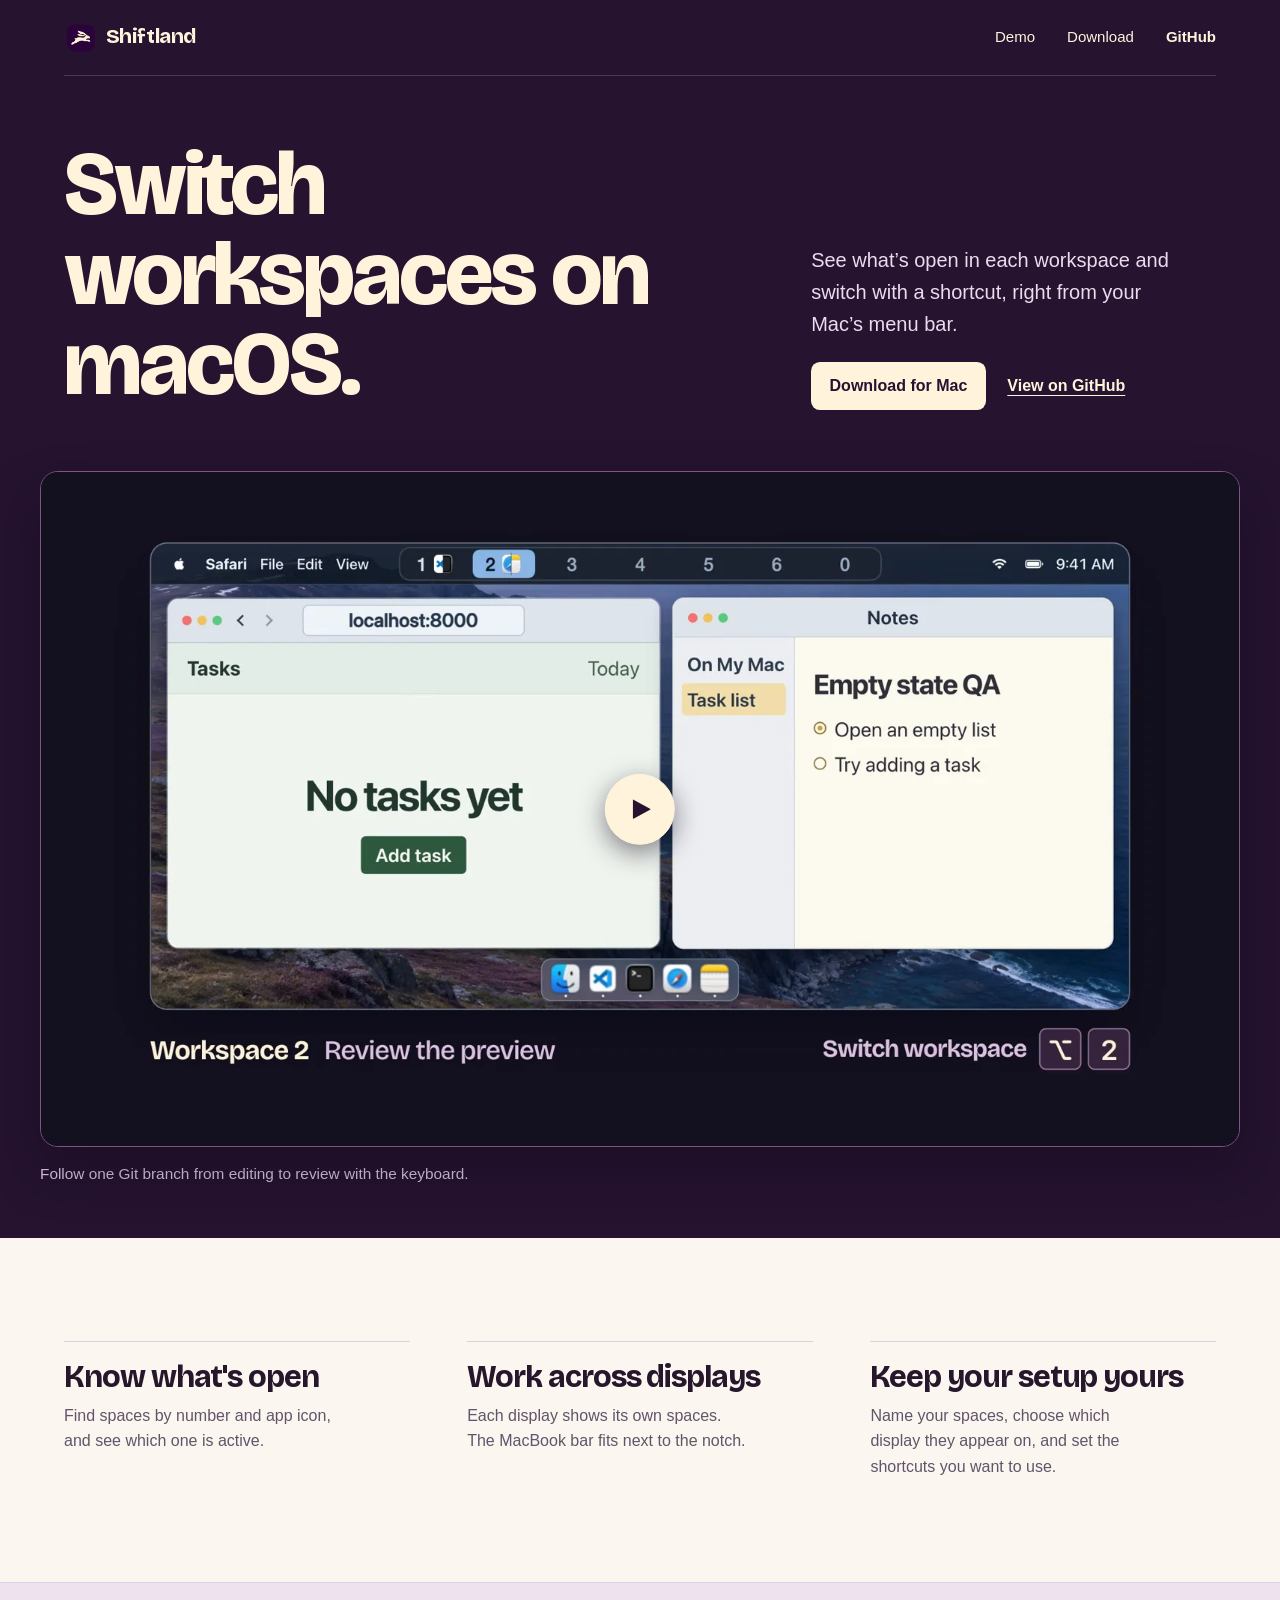
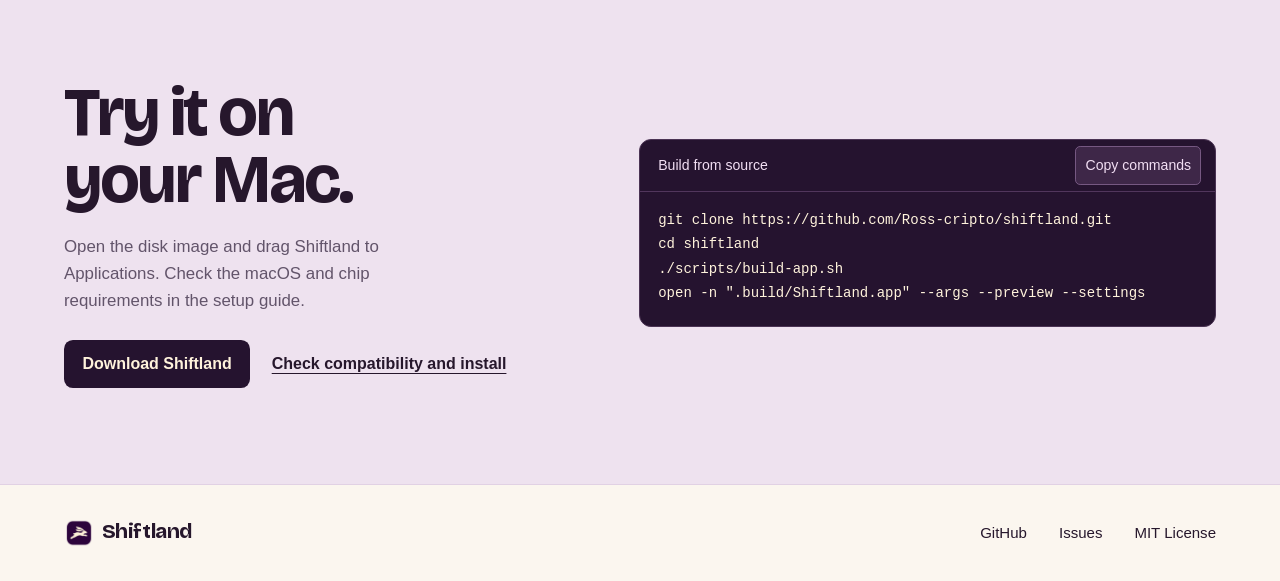
<file: web/index.html>
<!doctype html>
<html lang="en">
<head>
  <meta charset="utf-8">
  <meta name="viewport" content="width=device-width, initial-scale=1">
  <title>Shiftland — Workspace Switcher for macOS</title>
  <meta name="description" content="See what’s open in each workspace, switch with a shortcut, and organize spaces across your displays.">
  <meta name="theme-color" content="#25132f">
  <meta property="og:type" content="website">
  <meta property="og:title" content="Shiftland for macOS">
  <meta property="og:description" content="See what’s open in each workspace and switch with a shortcut, right from your Mac’s menu bar.">
  <meta property="og:image" content="https://ross-cripto.github.io/shiftland/assets/shiftland.webp">
  <link rel="canonical" href="https://ross-cripto.github.io/shiftland/">
  <link rel="icon" href="assets/favicon-16.png" type="image/png" sizes="16x16">
  <link rel="icon" href="assets/favicon.png" type="image/png" sizes="64x64">
  <link rel="preload" href="assets/bricolage-grotesque.woff2" as="font" type="font/woff2" crossorigin>
  <link rel="stylesheet" href="site.css">
  <script defer src="site.js"></script>
</head>
<body>
  <a href="#main" class="skip">Skip to content</a>
  <header class="masthead" id="top">
    <div class="shell site-header">
      <a class="wordmark" href="#top">
        <img src="assets/favicon.png" width="34" height="34" alt="">
        Shiftland
      </a>
      <nav aria-label="Main navigation">
        <a href="#preview">Demo</a>
        <a href="#download">Download</a>
        <a href="https://github.com/Ross-cripto/shiftland" class="nav-repo">GitHub</a>
      </nav>
    </div>
  </header>
  <main id="main" tabindex="-1">
    <div class="masthead introduction">
      <section class="shell hero" aria-labelledby="hero-title">
        <h1 id="hero-title">Switch workspaces on macOS.</h1>
        <div class="hero-copy">
          <p>See what’s open in each workspace and switch with a shortcut, right from your Mac’s menu bar.</p>
          <div class="hero-actions">
            <a class="action" href="https://github.com/Ross-cripto/shiftland/releases/latest/download/Shiftland.dmg">Download for Mac</a>
            <a class="text-link" href="https://github.com/Ross-cripto/shiftland">View on GitHub</a>
          </div>
        </div>
      </section>
      <figure class="demo media-shell" id="preview">
        <div class="demo-player">
          <video id="workspace-demo" controls playsinline preload="none" width="1920" height="1080"
            poster="assets/workspace-demo.webp" aria-label="One branch across three Shiftland workspaces" aria-describedby="demo-caption">
            <source src="assets/workspace-demo.mp4" type="video/mp4">
            <a href="assets/workspace-demo.mp4">Open the workspace demo</a>
          </video>
          <button class="demo-play" type="button" aria-label="Play workspace demo" aria-controls="workspace-demo" hidden></button>
        </div>
        <figcaption id="demo-caption">
          Follow one Git branch from editing to review with the keyboard.
          <span class="sr-only">Option 2 opens workspace 2. Option Shift 0 moves the browser to workspace 0. Option 0 opens that workspace. Option 1 returns to the editor.</span>
        </figcaption>
      </figure>
    </div>

    <section class="shell details" aria-label="Features">
      <article>
        <h3>Know what's open</h3>
        <p>Find spaces by number and app icon, and see which one is active.</p>
      </article>
      <article>
        <h3>Work across displays</h3>
        <p>Each display shows its own spaces. The MacBook bar fits next to the notch.</p>
      </article>
      <article>
        <h3>Keep your setup yours</h3>
        <p>Name your spaces, choose which display they appear on, and set the shortcuts you want to use.</p>
      </article>
    </section>

    <section class="build-section" id="download" aria-labelledby="build-title">
      <div class="shell build-grid">
        <div class="build-copy">
          <h2 id="build-title">Try it on your Mac.</h2>
          <p>Open the disk image and drag Shiftland to Applications. Check the macOS and chip requirements in the setup guide.</p>
          <div class="build-actions">
            <a class="action" href="https://github.com/Ross-cripto/shiftland/releases/latest/download/Shiftland.dmg">Download Shiftland</a>
            <a class="text-link" href="install/">Check compatibility and install</a>
          </div>
        </div>
        <div class="terminal">
          <div class="terminal-top"><span>Build from source</span><button type="button" class="copy" hidden>Copy commands</button></div>
          <pre><code id="install-commands">git clone https://github.com/Ross-cripto/shiftland.git
cd shiftland
./scripts/build-app.sh
open -n ".build/Shiftland.app" --args --preview --settings</code></pre>
          <span class="sr-only" aria-live="polite" data-copy-status></span>
        </div>
      </div>
    </section>
  </main>

  <footer class="shell site-footer">
    <a class="wordmark" href="#top"><img src="assets/favicon.png" width="30" height="30" alt="">Shiftland</a>
    <div class="footer-links">
      <a href="https://github.com/Ross-cripto/shiftland">GitHub</a>
      <a href="https://github.com/Ross-cripto/shiftland/issues">Issues</a>
      <a href="https://github.com/Ross-cripto/shiftland/blob/main/LICENSE">MIT License</a>
    </div>
  </footer>
</body>
</html>
</file>
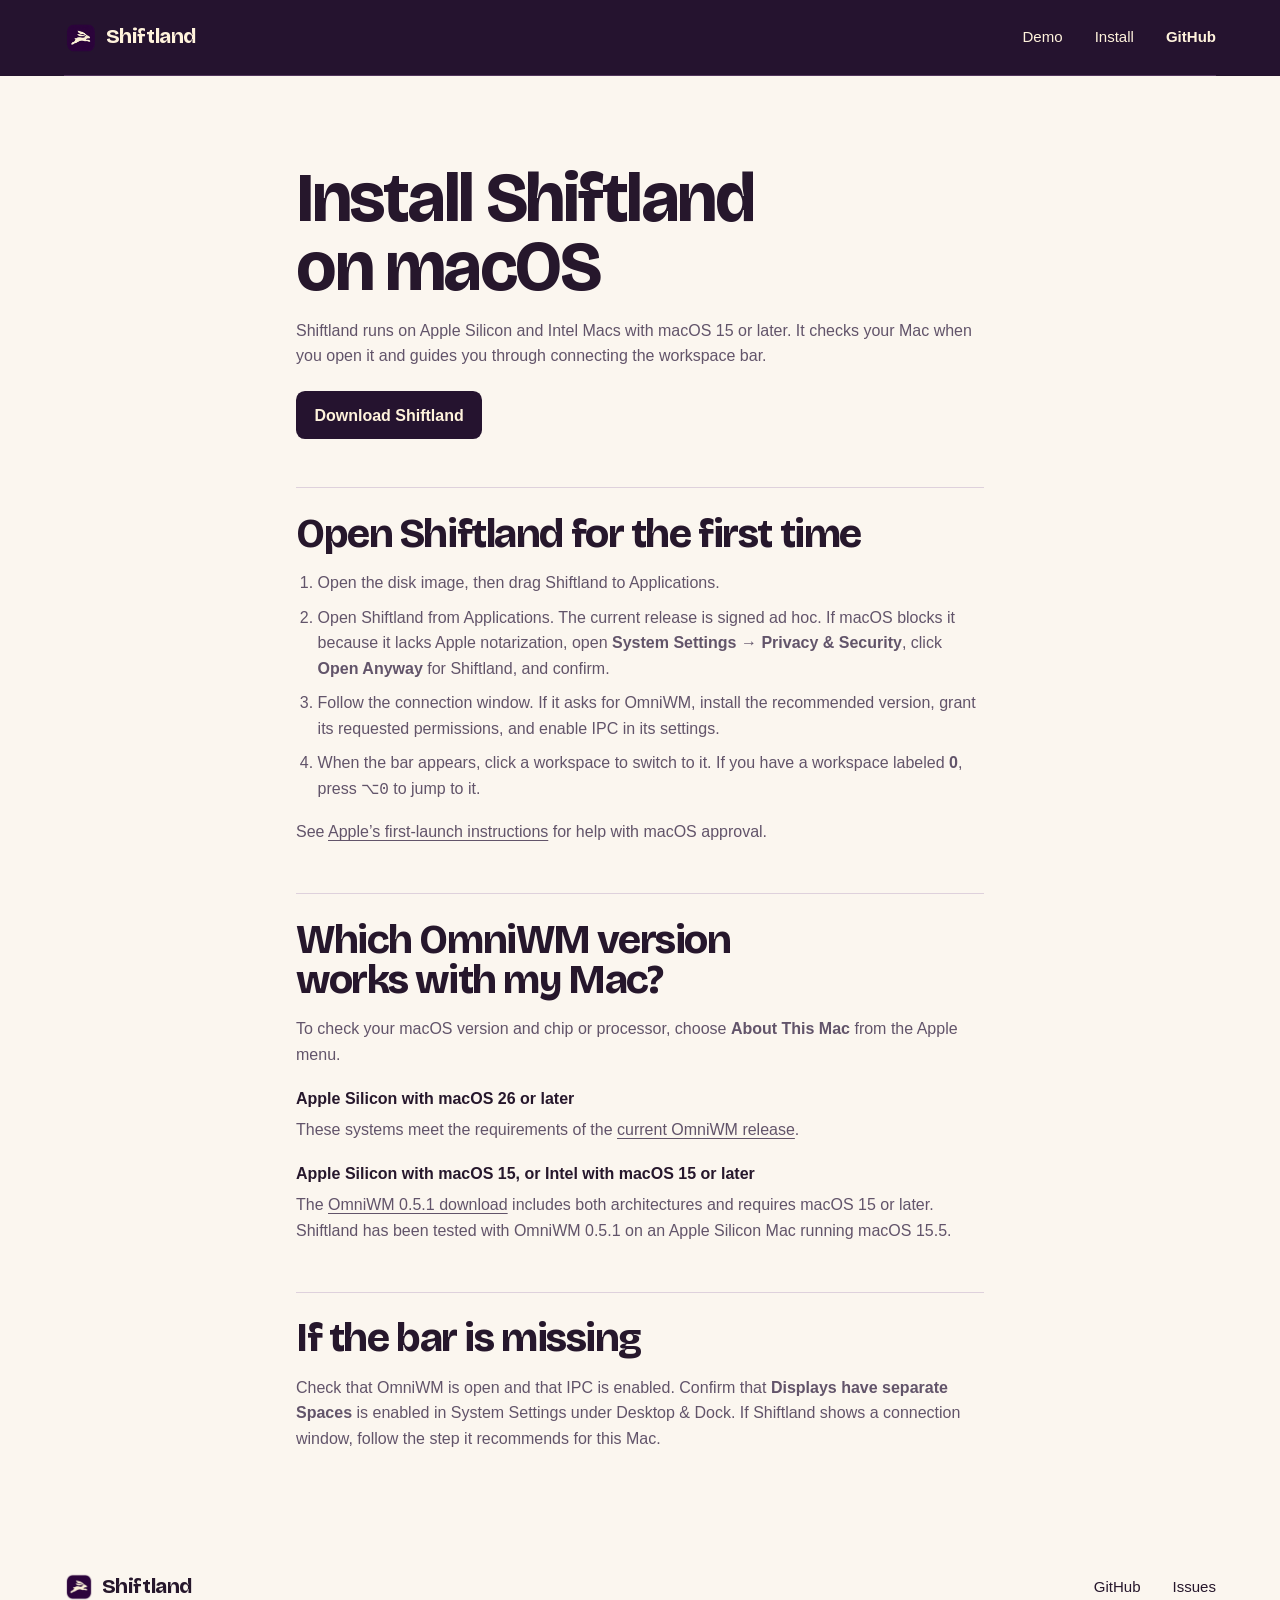
<file: web/install/index.html>
<!doctype html>
<html lang="en">
<head>
  <meta charset="utf-8">
  <meta name="viewport" content="width=device-width, initial-scale=1">
  <title>Install Shiftland on macOS — Download and compatibility</title>
  <meta name="description" content="Download Shiftland, choose an OmniWM release for your Mac, and connect the workspace bar. Includes macOS Sequoia, Tahoe, Apple Silicon, and Intel guidance.">
  <meta name="theme-color" content="#25132f">
  <link rel="canonical" href="https://ross-cripto.github.io/shiftland/install/">
  <link rel="icon" href="../assets/favicon.png" type="image/png" sizes="64x64">
  <link rel="stylesheet" href="../site.css">
</head>
<body>
  <a href="#main" class="skip">Skip to content</a>
  <header class="masthead">
    <div class="shell site-header">
      <a class="wordmark" href="../">
        <img src="../assets/favicon.png" width="34" height="34" alt="">
        Shiftland
      </a>
      <nav aria-label="Main navigation">
        <a href="../#preview">Demo</a>
        <a href="./" aria-current="page">Install</a>
        <a href="https://github.com/Ross-cripto/shiftland" class="nav-repo">GitHub</a>
      </nav>
    </div>
  </header>
  <main class="shell install-guide" id="main" tabindex="-1">
    <h1>Install Shiftland on macOS</h1>
    <p>Shiftland runs on Apple Silicon and Intel Macs with macOS 15 or later. It checks your Mac when you open it and guides you through connecting the workspace bar.</p>
    <a class="action" href="https://github.com/Ross-cripto/shiftland/releases/latest/download/Shiftland.dmg">Download Shiftland</a>

    <section aria-labelledby="first-launch">
      <h2 id="first-launch">Open Shiftland for the first time</h2>
      <ol>
        <li>Open the disk image, then drag Shiftland to Applications.</li>
        <li>Open Shiftland from Applications. The current release is signed ad hoc. If macOS blocks it because it lacks Apple notarization, open <strong>System Settings → Privacy &amp; Security</strong>, click <strong>Open Anyway</strong> for Shiftland, and confirm.</li>
        <li>Follow the connection window. If it asks for OmniWM, install the recommended version, grant its requested permissions, and enable IPC in its settings.</li>
        <li>When the bar appears, click a workspace to switch to it. If you have a workspace labeled <strong>0</strong>, press <kbd>⌥</kbd><kbd>0</kbd> to jump to it.</li>
      </ol>
      <p>See <a href="https://support.apple.com/en-us/102445">Apple’s first-launch instructions</a> for help with macOS approval.</p>
    </section>

    <section aria-labelledby="compatibility">
      <h2 id="compatibility">Which OmniWM version works with my Mac?</h2>
      <p>To check your macOS version and chip or processor, choose <strong>About This Mac</strong> from the Apple menu.</p>
      <dl>
        <div>
          <dt>Apple Silicon with macOS 26 or later</dt>
          <dd>These systems meet the requirements of the <a href="https://omniwm.app/guides/install/">current OmniWM release</a>.</dd>
        </div>
        <div>
          <dt>Apple Silicon with macOS 15, or Intel with macOS 15 or later</dt>
          <dd>The <a href="https://github.com/OmniNull/OmniWM/releases/tag/v0.5.1">OmniWM 0.5.1 download</a> includes both architectures and requires macOS 15 or later. Shiftland has been tested with OmniWM 0.5.1 on an Apple Silicon Mac running macOS 15.5.</dd>
        </div>
      </dl>
    </section>

    <section aria-labelledby="troubleshooting">
      <h2 id="troubleshooting">If the bar is missing</h2>
      <p>Check that OmniWM is open and that IPC is enabled. Confirm that <strong>Displays have separate Spaces</strong> is enabled in System Settings under Desktop &amp; Dock. If Shiftland shows a connection window, follow the step it recommends for this Mac.</p>
    </section>
  </main>
  <footer class="shell site-footer">
    <a class="wordmark" href="../"><img src="../assets/favicon.png" width="30" height="30" alt="">Shiftland</a>
    <div class="footer-links">
      <a href="https://github.com/Ross-cripto/shiftland">GitHub</a>
      <a href="https://github.com/Ross-cripto/shiftland/issues">Issues</a>
    </div>
  </footer>
</body>
</html>
</file>
<file: web/site.css>
@font-face {
  font-family: Bricolage;
  src: url("assets/bricolage-grotesque.woff2") format("woff2");
  font-style: normal;
  font-weight: 400 800;
  font-display: swap;
}

:root {
  color-scheme: light;
  --ink: #26172c;
  --muted: #62546a;
  --paper: #fbf6ef;
  --plum: #25132f;
  --cream: #fff3dc;
  --lilac: #dec8e8;
  --rule: #ded1dc;
  --display: Bricolage, Georgia, serif;
  --body: -apple-system, BlinkMacSystemFont, "Segoe UI", sans-serif;
}

*, *::before, *::after { box-sizing: border-box; }
html { scroll-padding-top: 1.25rem; }
body { margin: 0; background: var(--paper); color: var(--ink); font: 1rem/1.6 var(--body); }
img { display: block; max-width: 100%; height: auto; }
button { font: inherit; }
a { color: inherit; }
button, a { -webkit-tap-highlight-color: transparent; }
:where(a, button):focus-visible { outline: 3px solid #a450b9; outline-offset: 4px; }
::selection { background: #d8b8e5; color: #25132f; }
h1, h2, h3 { margin: 0; font-family: var(--display); font-weight: 740; line-height: .99; letter-spacing: -.035em; text-wrap: balance; }
h2 { font-size: clamp(2.65rem, 5.3vw, 4.65rem); }
p { margin: 0; }
.shell { width: min(100% - 5rem, 72rem); margin-inline: auto; }

.skip { position: absolute; z-index: 2; top: .75rem; left: 1rem; transform: translateY(-200%); background: var(--cream); color: var(--ink); padding: .6rem 1rem; border-radius: .35rem; }
.skip:focus { transform: none; }
.sr-only { position: absolute; width: 1px; height: 1px; padding: 0; margin: -1px; overflow: hidden; clip-path: inset(50%); white-space: nowrap; }

.masthead { background: var(--plum); color: var(--cream); }
.site-header { display: flex; justify-content: space-between; min-height: 4.75rem; align-items: center; border-bottom: 1px solid #51365c; }
.wordmark { display: inline-flex; align-items: center; gap: .48rem; font: 740 1.3rem/1 var(--display); letter-spacing: -.02em; text-decoration: none; }
.masthead :where(a, button):focus-visible { outline-color: var(--lilac); }
.site-header nav, .footer-links { display: flex; align-items: center; gap: clamp(.9rem, 2.5vw, 2rem); font-size: .94rem; }
.site-header nav a, .footer-links a { text-decoration: none; }
.site-header nav a:hover, .footer-links a:hover { text-decoration: underline; text-underline-offset: .28em; }
.nav-repo { font-weight: 700; }

.introduction { padding-block: clamp(2.75rem, 5vw, 5rem) clamp(2rem, 4vw, 3.8rem); }
.hero { display: grid; grid-template-columns: minmax(0, 1.35fr) minmax(0, .8fr); align-items: end; gap: clamp(2rem, 5vw, 5rem); }
.hero h1 { max-width: 12ch; font-weight: 780; font-size: clamp(3.5rem, 7.1vw, 6rem); text-wrap: wrap; }
.hero-copy p { color: #ebdced; font-size: clamp(1.05rem, 1.6vw, 1.25rem); max-width: 33ch; }
.hero-actions { display: flex; align-items: center; flex-wrap: wrap; gap: .9rem 1.35rem; margin-top: 1.35rem; }
.action { display: inline-flex; justify-content: center; align-items: center; min-height: 3rem; color: var(--plum); background: var(--cream); border-radius: .56rem; padding: .65rem 1.15rem; text-decoration: none; font-weight: 750; transition: background-color .16s ease, transform .16s ease; }
.action:hover { background: #efd9f0; }
.action:active { transform: scale(.98); }
.text-link { text-underline-offset: .28em; text-decoration-thickness: .08em; font-weight: 650; }
.text-link:hover { text-decoration-thickness: .14em; }

.media-shell { width: min(100% - 5rem, 110rem); margin-inline: auto; }
.demo { margin-block: clamp(2rem, 4.8vw, 4.3rem) 0; }
.demo-player {
  position: relative;
  border: 1px solid #7a5681;
  border-radius: clamp(.55rem, 1.4vw, 1.15rem);
  overflow: clip;
  background: #171222;
  box-shadow: 0 1.5rem 3rem #140a1d6b;
}
.demo video { display: block; width: 100%; height: auto; aspect-ratio: 16 / 9; }
.demo video:focus-visible { outline: 3px solid var(--lilac); outline-offset: -3px; }
.demo-play {
  position: absolute;
  top: 50%;
  left: 50%;
  transform: translate(-50%, -50%);
  border: 1px solid var(--cream);
  border-radius: 50%;
  width: clamp(3.3rem, 5.5vw, 5rem);
  aspect-ratio: 1;
  background: var(--cream);
  color: var(--plum);
  box-shadow: 0 .5rem 1.6rem #140a1d80;
  cursor: pointer;
  transition: background-color .16s ease, transform .16s ease;
}
.demo-play::after {
  content: "";
  display: block;
  width: 1.15rem;
  height: 1.25rem;
  margin: auto;
  clip-path: polygon(0 0, 100% 50%, 0 100%);
  background: currentColor;
  transform: translateX(.11rem);
}
.demo-play:hover { background: #efd9f0; }
.demo-play:active { transform: translate(-50%, -50%) scale(.96); }
.demo figcaption { color: #e3cee8; margin-top: .95rem; font-size: .96rem; }
.build-copy p { max-width: 40ch; margin-top: 1.25rem; color: var(--muted); font-size: 1.055rem; }
.details { display: grid; grid-template-columns: repeat(3, minmax(0, 1fr)); gap: clamp(1.75rem, 4.5vw, 4rem); padding-block: clamp(3.75rem, 8vw, 7.25rem); }
.details article { border-top: 1px solid var(--rule); padding-top: 1.3rem; }
.details h3 { font-size: clamp(1.45rem, 2.5vw, 1.9rem); }
.details p { margin-top: .65rem; color: var(--muted); max-width: 32ch; }

.build-section { background: #eee2ef; border-block: 1px solid #e1d1e4; padding-block: clamp(3.75rem, 7.5vw, 6.6rem); }
.build-grid { display: grid; grid-template-columns: minmax(0, .92fr) minmax(0, 1.08fr); align-items: center; gap: clamp(2rem, 6.5vw, 6.3rem); }
.build-actions { display: flex; align-items: center; flex-wrap: wrap; gap: .9rem 1.35rem; margin-top: 1.6rem; }
.build-actions .action { color: var(--cream); background: var(--plum); }
.build-actions .action:hover { background: #3e2748; }
.terminal { border-radius: .75rem; min-width: 0; background: var(--plum); color: var(--cream); border: 1px solid #4b3354; overflow: hidden; }
.terminal-top { display: flex; min-height: 3.2rem; justify-content: space-between; align-items: center; gap: .6rem; border-bottom: 1px solid #51365c; padding: .25rem .85rem .25rem 1.15rem; font-size: .88rem; color: #f2dff4; }
.copy { color: inherit; padding: .3rem .58rem; min-height: 2.4rem; border: 1px solid #765882; border-radius: .32rem; background: #3e2748; cursor: pointer; }
.copy:hover { background: #52355f; }
.copy:focus-visible { outline-color: #f0c4f3; }
.terminal pre { font: .875rem/1.75 ui-monospace, Menlo, Consolas, monospace; overflow-x: auto; margin: 0; padding: 1rem 1.15rem 1.3rem; }
.site-footer { display: flex; justify-content: space-between; align-items: center; gap: 1rem; min-height: 6rem; }

.install-guide { max-width: 43rem; padding-block: clamp(2.75rem, 7vw, 5.5rem); }
.install-guide h1 { font-size: clamp(2.65rem, 6vw, 4.35rem); }
.install-guide h2 { font-size: clamp(1.8rem, 4vw, 2.55rem); }
.install-guide p { margin-top: 1rem; color: var(--muted); }
.install-guide .action { margin-top: 1.4rem; color: var(--cream); background: var(--plum); }
.install-guide .action:hover { background: #3e2748; }
.install-guide section { margin-top: 3rem; padding-top: 1.6rem; border-top: 1px solid var(--rule); }
.install-guide dl { margin: 1.15rem 0 0; }
.install-guide dl div + div { margin-top: 1.15rem; }
.install-guide dt { font-weight: 730; }
.install-guide dd { margin: .35rem 0 0; color: var(--muted); }
.install-guide ol { padding-left: 1.35rem; color: var(--muted); }
.install-guide li + li { margin-top: .55rem; }
.install-guide section a { text-underline-offset: .17em; }

@media (max-width: 880px) {
  .shell, .media-shell { width: min(100% - 3rem, 72rem); }
  .hero { gap: 2rem; }
}
@media (max-width: 700px) {
  .shell, .media-shell { width: min(100% - 2.25rem, 36rem); }
  .hero, .build-grid { grid-template-columns: minmax(0, 1fr); }
  .hero { gap: 1.1rem; }
  .hero h1 { font-size: clamp(3.05rem, 11vw, 4.55rem); }
  .details { grid-template-columns: minmax(0, 1fr); gap: 1.55rem; }
  .details p { max-width: 42ch; }
  .terminal pre { white-space: pre-wrap; overflow-wrap: anywhere; }
}
@media (max-width: 360px) {
  .site-header nav { gap: .65rem; font-size: .85rem; }
  .site-footer { flex-wrap: wrap; padding-block: 1.2rem; }
}
@media (prefers-reduced-motion: reduce) {
  *, *::before, *::after { transition-duration: 0s !important; }
}
</file>
